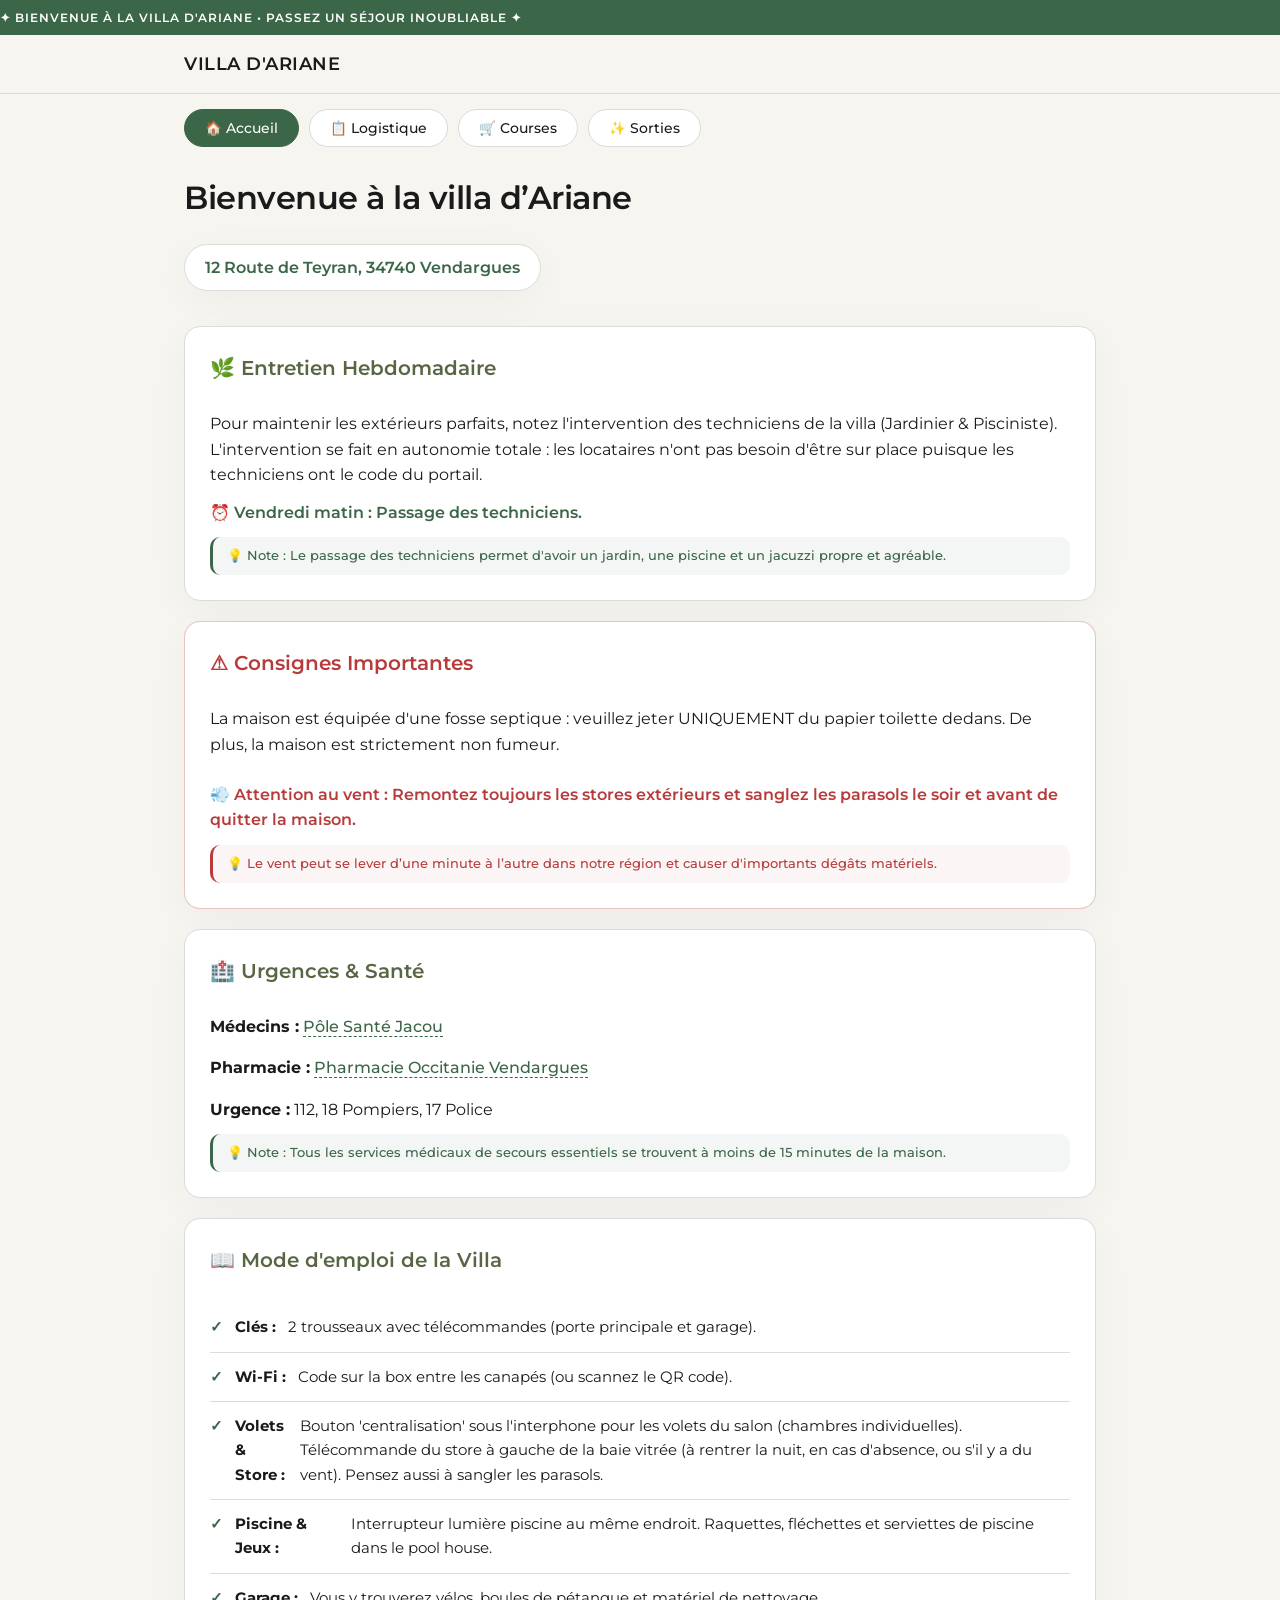
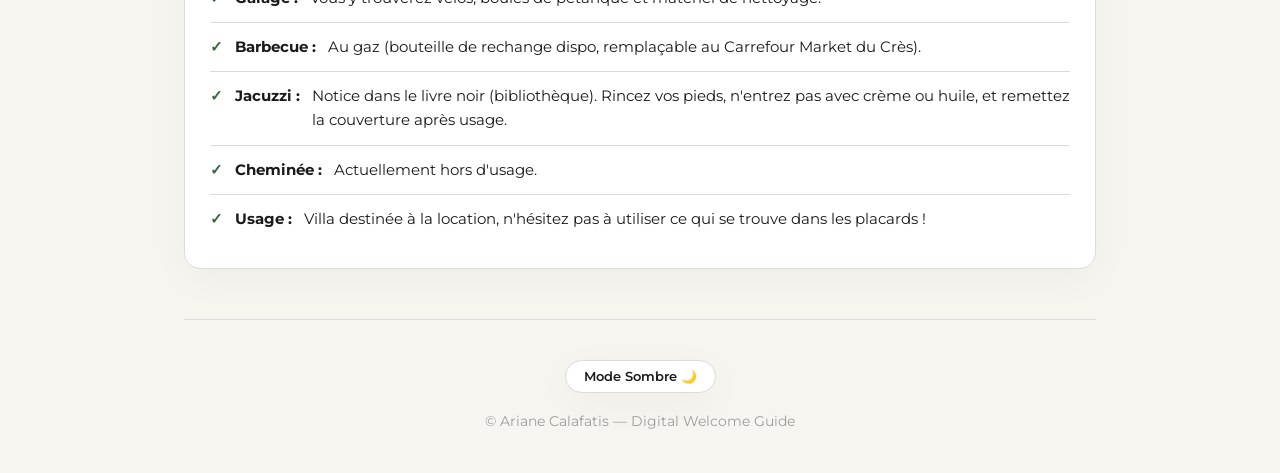
<file: index.html>
<!DOCTYPE html>
<html lang="fr" data-theme="light">
<head>
  <meta charset="UTF-8">
  <meta name="viewport" content="width=device-width, initial-scale=1.0">
  <title>Villa d'Ariane - Livret d'Accueil</title>
  
  <link rel="preconnect" href="https://fonts.googleapis.com">
  <link rel="preconnect" href="https://fonts.gstatic.com" crossorigin>
  <link href="https://fonts.googleapis.com/css2?family=Montserrat:wght@400;500;600;800&display=swap" rel="stylesheet">
  
  <style>
    /* COULEURS ET DESIGN */
    :root {
      --bg-color: #f7f5f0;
      --text-color: #1a1a1a;
      --card-bg: #ffffff;
      --accent-color: #3b6647;
      --border-color: #dbdbdb;
      --shadow-subtle: 0 10px 40px rgba(0, 0, 0, 0.04);
      --font-main: 'Montserrat', sans-serif;
    }
    
    [data-theme="dark"] {
      --bg-color: #121212;
      --text-color: #e5e5e5;
      --card-bg: #1e1e1e;
      --accent-color: #528c62;
      --border-color: #2d2d2d;
      --shadow-subtle: 0 10px 40px rgba(0, 0, 0, 0.2);
    }
    
    * {
      box-sizing: border-box;
      margin: 0;
      padding: 0;
      font-family: var(--font-main);
      -webkit-tap-highlight-color: transparent;
    }
    
    body {
      background-color: var(--bg-color);
      color: var(--text-color);
      line-height: 1.6;
      transition: background-color 0.5s ease, color 0.5s ease;
      overflow-x: hidden;
      top: 0px !important;
    }
    
    .container {
      max-width: 960px;
      margin: 0 auto;
      padding: 0 24px;
    }
    
    /* BANDEAU DÉFILANT */
    .marquee {
      background: var(--accent-color);
      color: #ffffff;
      overflow: hidden;
      white-space: nowrap;
      padding: 8px 0;
      font-size: 0.75rem;
      font-weight: 600;
      letter-spacing: 1px;
      text-transform: uppercase;
    }
    .marquee-inner {
      display: inline-block;
      animation: marquee-anim 25s linear infinite;
    }
    @keyframes marquee-anim {
      0% { transform: translate3d(0, 0, 0); }
      100% { transform: translate3d(-50%, 0, 0); }
    }
    
    /* HEADER & NAVIGATION */
    header {
      position: sticky;
      top: 0;
      z-index: 200;
      background-color: rgba(247, 245, 240, 0.85);
      backdrop-filter: blur(20px);
      border-bottom: 1px solid var(--border-color);
      padding: 15px 0;
    }
    [data-theme="dark"] header {
      background-color: rgba(18, 18, 18, 0.85);
    }
    
    .header-inner {
      display: flex;
      justify-content: space-between;
      align-items: center;
    }
    .logo {
      font-weight: 600;
      font-size: 1.1rem;
      text-transform: uppercase;
      letter-spacing: 0.5px;
    }

    #google_translate_element {
      display: inline-block;
    }
    
    nav {
      display: flex;
      gap: 10px;
      overflow-x: auto;
      padding: 15px 0 25px 0;
      scrollbar-width: none;
    }
    nav::-webkit-scrollbar { display: none; }
    
    nav button {
      background: var(--card-bg);
      border: 1px solid var(--border-color);
      color: var(--text-color);
      font-size: 0.85rem;
      font-weight: 500;
      padding: 10px 20px;
      border-radius: 30px;
      cursor: pointer;
      white-space: nowrap;
      transition: 0.3s;
    }
    nav button.active {
      background-color: var(--accent-color);
      color: white;
      border-color: var(--accent-color);
    }
    
    /* PAGES ET TITRES */
    .page-view {
      display: none;
      opacity: 0;
      transform: translateY(15px);
      transition: opacity 0.4s ease, transform 0.4s ease;
    }
    .page-view.active {
      display: block;
      opacity: 1;
      transform: translateY(0);
    }
    
    h2.page-title {
      font-size: 2rem;
      font-weight: 600;
      margin-bottom: 20px;
      letter-spacing: -0.5px;
    }
    h3.section-title {
      font-size: 1.25rem;
      font-weight: 600;
      margin-bottom: 15px;
      color: #596644;
    }
    [data-theme="dark"] h3.section-title { color: #92A66D; }
    
    /* ADRESSE LINK */
    .address-link {
      display: inline-flex;
      align-items: center;
      gap: 8px;
      margin-bottom: 35px;
      font-size: 1rem;
      font-weight: 600;
      color: var(--accent-color);
      text-decoration: none;
      padding: 10px 20px;
      background: var(--card-bg);
      border: 1px solid var(--border-color);
      border-radius: 30px;
      box-shadow: var(--shadow-subtle);
      transition: 0.3s;
    }
    .address-link:hover {
      transform: translateY(-3px);
      box-shadow: 0 15px 30px rgba(0, 0, 0, 0.08);
    }
    
    /* BLOCS STATIQUES */
    .bento-card {
      background-color: var(--card-bg);
      border: 1px solid var(--border-color);
      border-radius: 16px;
      box-shadow: var(--shadow-subtle);
      padding: 25px;
      margin-bottom: 20px;
      display: flex;
      flex-direction: column;
      gap: 12px;
    }
    .item-badge {
      background: rgba(59, 102, 71, 0.06);
      color: var(--accent-color);
      padding: 10px 14px;
      border-radius: 10px;
      font-size: 0.8rem;
      font-weight: 500;
      line-height: 1.4;
      border-left: 3px solid var(--accent-color);
    }
    [data-theme="dark"] .item-badge { background: rgba(82, 140, 98, 0.12); }
    
    /* LIENS UTILES INTERNES */
    .health-link {
      color: var(--accent-color);
      text-decoration: none;
      font-weight: 500;
      border-bottom: 1px dashed var(--accent-color);
      transition: opacity 0.2s;
    }
    .health-link:hover {
      opacity: 0.8;
    }

    /* STICKY CARDS */
    .stack-container {
      display: flex;
      flex-direction: column;
      gap: 25px;
      margin-bottom: 35px;
    }
    .stack-card {
      position: sticky;
      background-color: var(--card-bg);
      border: 1px solid var(--border-color);
      border-radius: 16px;
      padding: 30px;
      box-shadow: 0 10px 30px rgba(0, 0, 0, 0.01);
    }
    .stack-card:nth-child(1) { top: 120px; z-index: 1; }
    .stack-card:nth-child(2) { top: 140px; z-index: 2; }
    
    .list-clean { list-style: none; }
    .list-clean li {
      padding: 12px 0;
      border-bottom: 1px solid var(--border-color);
      display: flex;
      gap: 12px;
      font-size: 0.95rem;
    }
    .list-clean li:last-child { border-bottom: none; }
    .list-clean li span.icon { color: var(--accent-color); font-weight: 600; }
    
    /* HORIZONTAL SCROLL PANE */
    .scroll-header {
      display: flex;
      justify-content: space-between;
      align-items: flex-end;
      margin-bottom: 15px;
    }
    .scroll-hint {
      font-size: 0.75rem;
      font-weight: 600;
      color: var(--accent-color);
      animation: bounce-x 1.5s infinite;
      padding-bottom: 5px;
    }
    @keyframes bounce-x {
      0%, 100% { transform: translateX(0); }
      50% { transform: translateX(4px); }
    }
    
    .horizontal-scroll {
      display: flex;
      gap: 20px;
      overflow-x: auto;
      padding-bottom: 15px;
      scroll-snap-type: x mandatory;
      scrollbar-width: auto;
      scrollbar-color: var(--accent-color) transparent;
    }
    .horizontal-scroll::-webkit-scrollbar { height: 8px; }
    .horizontal-scroll::-webkit-scrollbar-track { background: rgba(0,0,0,0.05); border-radius: 10px; }
    .horizontal-scroll::-webkit-scrollbar-thumb { background: var(--accent-color); border-radius: 10px; }
    
    /* CARTES PLACES */
    .place-card {
      flex: 0 0 290px;
      scroll-snap-align: start;
      background-color: var(--card-bg);
      border: 1px solid var(--border-color);
      border-radius: 16px;
      box-shadow: var(--shadow-subtle);
      overflow: hidden;
      display: flex;
      flex-direction: column;
      transition: transform 0.3s ease;
    }
    .place-card:hover { transform: translateY(-4px); }
    .item-image {
      width: 100%;
      height: 160px;
      background-size: cover;
      background-position: center;
    }
    .item-content {
      padding: 20px;
      flex-grow: 1;
      display: flex;
      flex-direction: column;
      gap: 12px;
      justify-content: space-between;
    }
    .item-content h4 { font-size: 1.05rem; font-weight: 600; }
    .item-content p { font-size: 0.85rem; color: #555; line-height: 1.4; }
    [data-theme="dark"] .item-content p { color: #aaa; }
    .btn-minimal {
      align-self: flex-start;
      text-decoration: none;
      color: var(--accent-color);
      font-size: 0.85rem;
      font-weight: 600;
      border-bottom: 2px solid var(--accent-color);
      padding-bottom: 2px;
      transition: 0.2s;
    }
    .btn-minimal:hover { border-color: var(--text-color); color: var(--text-color); }
    
    /* SCROLL REVEAL */
    .reveal {
      opacity: 0;
      transform: translateY(20px);
      transition: opacity 0.6s ease, transform 0.6s ease;
    }
    .reveal.active {
      opacity: 1;
      transform: translateY(0);
    }
    
    /* FOOTER */
    footer {
      text-align: center;
      padding: 40px 20px;
      border-top: 1px solid var(--border-color);
      margin-top: 50px;
      display: flex;
      flex-direction: column;
      align-items: center;
      justify-content: center;
      gap: 18px;
    }

    .theme-btn {
      background: var(--card-bg);
      border: 1px solid var(--border-color);
      color: var(--text-color);
      font-size: 0.8rem;
      font-weight: 600;
      padding: 8px 18px;
      border-radius: 20px;
      cursor: pointer;
      transition: all 0.3s ease;
      box-shadow: var(--shadow-subtle);
    }
    .theme-btn:hover {
      transform: translateY(-2px);
      border-color: var(--accent-color);
    }
    
    footer .copyright {
      margin: 0;
      font-size: 0.85rem;
      color: #888;
      opacity: 0.8;
    }
    
    .goog-te-banner-frame.skiptranslate, .goog-te-banner-frame { display: none !important; }
  </style>

  <script src="https://identity.netlify.com/v1/netlify-identity-widget.js"></script>
</head>
<body>

  <div class="marquee">
    <div class="marquee-inner i18n" data-key="marquee"></div>
  </div>
  
  <header>
    <div class="container header-inner">
      <div class="logo">Villa d'Ariane</div>
      <div id="google_translate_element"></div>
    </div>
  </header>
  
  <div class="container">
    <nav>
      <button onclick="switchPage('home')" id="nav-home" class="active i18n" data-key="navHome"> Accueil</button>
      <button onclick="switchPage('logistics')" id="nav-logistics" class="i18n" data-key="navLogistics"> Logistique</button>
      <button onclick="switchPage('shopping')" id="nav-shopping" class="i18n" data-key="navShopping"> Courses</button>
      <button onclick="switchPage('activities')" id="nav-activities" class="i18n" data-key="navActivities"> Sorties</button>
    </nav>
    
    <section id="page-home" class="page-view active">
      <h2 class="page-title i18n" data-key="homeTitle">Bienvenue à la Villa d'Ariane</h2>
      
      <a href="https://maps.google.com" target="_blank" class="address-link reveal">
        12 Route de Teyran, 34740 Vendargues
      </a>
      
      <div class="bento-card reveal">
        <h3 class="section-title i18n" data-key="bentoMaintenanceTitle"> Entretien Hebdomadaire</h3>
        <p class="i18n" data-key="bentoMaintenanceDesc"></p>
        <p style="font-weight: 600; color: var(--accent-color);" class="i18n" data-key="bentoMaintenanceTime"></p>
        <div class="item-badge i18n" data-key="backMaintDesc"></div>
      </div>
      
      <div class="bento-card reveal" style="border-color: rgba(184, 59, 59, 0.3);">
        <h3 class="section-title i18n" style="color: #b83b3b;" data-key="bentoRulesTitle">▲ Consignes Importantes</h3>
        <p class="i18n" data-key="bentoRulesDesc"></p>
        <p style="margin-top: 12px; font-weight: 600; color: #b83b3b;" class="i18n" data-key="bentoRulesWind"></p>
        <div class="item-badge i18n" style="border-left-color: #b83b3b; background: rgba(184, 59, 59, 0.05); color: #b83b3b;" data-key="backRulesDesc"></div>
      </div>
      
      <div class="bento-card reveal">
        <h3 class="section-title i18n" data-key="bentoHealthTitle"> Urgences & Santé</h3>
        <p style="margin-bottom: 4px;">
          <strong class="i18n" data-key="bentoHealthDoc"></strong> 
          <a href="https://www.lepole-jacou.fr/les-professionnels-de-sante" target="_blank" class="health-link">Pôle Santé Jacou</a>
        </p>
        <p style="margin-bottom: 4px;">
          <strong class="i18n" data-key="bentoHealthPharma"></strong> 
          <a href="https://maps.app.goo.gl/RjB6tWs2AJbQG7oQA" target="_blank" class="health-link">Pharmacie Occitanie Vendargues</a>
        </p>
        <p>
          <strong class="i18n" data-key="bentoHealthUrg"></strong> 
          <span>112, 18 Pompiers, 17 Police</span>
        </p>
        <div class="item-badge i18n" data-key="backHealthDesc"></div>
      </div>
      
      <div class="bento-card reveal">
        <h3 class="section-title i18n" data-key="manualTitle"> 📖 Mode d'emploi de la Villa</h3>
        <ul class="list-clean i18n" data-key="manualList"></ul>
      </div>
    </section>
    
    <section id="page-logistics" class="page-view">
      <h2 class="page-title i18n" data-key="logisticsTitle">Consignes de séjour</h2>
      <div class="stack-container">
        <div class="stack-card reveal">
          <h3 class="section-title i18n" style="color: var(--text-color);" data-key="checkinTitle"> 🛬 Arrivée</h3>
          <p style="margin-bottom: 10px;" class="i18n" data-key="checkinDesc"></p>
          <ul class="list-clean i18n" data-key="checkinList"></ul>
        </div>
        <div class="stack-card reveal">
          <h3 class="section-title i18n" style="color: var(--text-color);" data-key="checkoutTitle"> 🛫 Départ</h3>
          <p style="margin-bottom: 10px;" class="i18n" data-key="checkoutDesc"></p>
          <ul class="list-clean" id="checkout-list-element"></ul>
        </div>
      </div>
    </section>
    
    <section id="page-shopping" class="page-view">
      <h2 class="page-title i18n" data-key="shoppingTitle">Alimentation & Marchés</h2>
      <div class="scroll-header reveal">
        <h3 class="section-title" style="margin:0;"> 🛒 Artisans & Commerces</h3><span class="scroll-hint i18n" data-key="hintScroll"></span>
      </div>
      <div class="horizontal-scroll reveal" id="container-artisans" style="margin-bottom: 30px;"></div>
      
      <div class="scroll-header reveal">
        <h3 class="section-title" style="margin:0;"> 🧺 Les Marchés Locaux</h3><span class="scroll-hint i18n" data-key="hintScroll"></span>
      </div>
      <div class="horizontal-scroll reveal" id="container-marches"></div>
    </section>
    
    <section id="page-activities" class="page-view">
      <h2 class="page-title i18n" data-key="activitiesTitle">Recommandations & Sorties</h2>
      <div class="scroll-header reveal">
        <h3 class="section-title" style="margin:0;"> 🍹 Restaurants & Plages</h3><span class="scroll-hint i18n" data-key="hintScroll"></span>
      </div>
      <div class="horizontal-scroll reveal" id="container-restos" style="margin-bottom: 30px;"></div>
      
      <div class="scroll-header reveal">
        <h3 class="section-title" style="margin:0;"> 🍇 Vignobles & Domaines</h3><span class="scroll-hint i18n" data-key="hintScroll"></span>
      </div>
      <div class="horizontal-scroll reveal" id="container-domaines" style="margin-bottom: 30px;"></div>
      
      <div class="scroll-header reveal">
        <h3 class="section-title" style="margin:0;"> 🏰 Patrimoine & Nature</h3><span class="scroll-hint i18n" data-key="hintScroll"></span>
      </div>
      <div class="horizontal-scroll reveal" id="container-visites" style="margin-bottom: 30px;"></div>
      
      <div class="scroll-header reveal">
        <h3 class="section-title" style="margin:0;"> 🎯 Loisirs & Famille</h3><span class="scroll-hint i18n" data-key="hintScroll"></span>
      </div>
      <div class="horizontal-scroll reveal" id="container-loisirs"></div>
    </section>
    
    <footer>
      <button id="themeBtn" class="theme-btn" onclick="toggleTheme()"></button>
      <p class="copyright">© Ariane Calafatis — Digital Welcome Guide</p>
    </footer>
  </div>

  <script>
    const i18nGlobal = {
      fr: {
        marquee: "✦ BIENVENUE À LA VILLA D'ARIANE • PASSEZ UN SÉJOUR INOUBLIABLE ✦",
        hintScroll: "➔ Faites défiler",
        btnLink: "Découvrir le lieu",
        navHome: " 🏠 Accueil",
        navLogistics: " 📋 Logistique",
        navShopping: " 🛒 Courses",
        navActivities: " ✨ Sorties",
        homeTitle: "Bienvenue à la villa d’Ariane",
        bentoMaintenanceTitle: " 🌿 Entretien Hebdomadaire",
        bentoMaintenanceDesc: "Pour maintenir les extérieurs parfaits, notez l'intervention des techniciens de la villa (Jardinier & Pisciniste). L'intervention se fait en autonomie totale : les locataires n'ont pas besoin d'être sur place puisque les techniciens ont le code du portail.",
        bentoMaintenanceTime: " ⏰ Vendredi matin&nbsp;: Passage des techniciens.",
        backMaintDesc: " 💡 Note&nbsp;: Le passage des techniciens permet d'avoir un jardin, une piscine et un jacuzzi propre et agréable.",
        
        // CORRECTIONS SANTÉ DANS LE DICTIONNAIRE TEXTUEL (MÉDECINS ET URGENCE)
        bentoHealthTitle: " 🏥 Urgences & Santé",
        bentoHealthDoc: "Médecins&nbsp;:",
        bentoHealthPharma: "Pharmacie&nbsp;:",
        bentoHealthUrg: "Urgence&nbsp;:",
        backHealthDesc: " 💡 Note&nbsp;: Tous les services médicaux de secours essentiels se trouvent à moins de 15 minutes de la maison.",
        
        logisticsTitle: "Consignes de séjour",
        checkinTitle: " 🛬 Arrivée (15h - 20h)",
        checkinDesc: "Accueil en personne pour l'état des lieux et les explications&nbsp;:",
        checkinList: "<li><span class='icon'>✓</span> Climatisation & chauffage réversible.</li><li><span class='icon'>✓</span> Alarme de la villa.</li><li><span class='icon'>✓</span> Gestion du Jacuzzi.</li>",
        
        checkoutTitle: " 🛫 Départ (Avant 10h)",
        checkoutDesc: "Merci de bien vouloir respecter scrupuleusement ces directives avant votre départ&nbsp;:",
        checkoutList: "<li><span class='icon'>✓</span> <strong>Linge&nbsp;:</strong> Rassembler l'ensemble des draps au pied de chaque lit.</li><li><span class='icon'>✓</span> <strong>Serviettes&nbsp;:</strong> À déposer directement dans la baignoire.</li><li><span class='icon'>✓</span> <strong>Poubelles&nbsp;:</strong> Vider dans les bacs extérieurs. Mettre impérativement les bouteilles en verre usagées dans le container qui se trouve derrière le camion Pizza en face du premier feu.</li><li><span class='icon'>✓</span> <strong>Barbecue&nbsp;:</strong> Le barbecue doit être laissé propre et la barquette qui est sous le barbecue doit être jetée à la poubelle.</li><li><span class='icon'>✓</span> <strong>Jacuzzi&nbsp;:</strong> Régler la température au minimum.</li><li><span class='icon'>✓</span> <strong>Sécurité&nbsp;:</strong> Veiller à fermer les volets, la porte ainsi que le portail.</li>",
        
        shoppingTitle: "Alimentation & Marchés",
        activitiesTitle: "Recommandations & Sorties",
        bentoRulesTitle: " ⚠ Consignes Importantes",
        bentoRulesDesc: "La maison est équipée d'une fosse septique : veuillez jeter UNIQUEMENT du papier toilette dedans. De plus, la maison est strictement non fumeur.",
        bentoRulesWind: " 💨 Attention au vent&nbsp;: Remontez toujours les stores extérieurs et sanglez les parasols le soir et avant de quitter la maison.",
        backRulesDesc: " 💡 Le vent peut se lever d’une minute à l’autre dans notre région et causer d'importants dégâts matériels.",
        manualTitle: " 📖 Mode d'emploi de la Villa",
        manualList: "<li><span class='icon'>✓</span> <strong>Clés&nbsp;:</strong> 2 trousseaux avec télécommandes (porte principale et garage).</li><li><span class='icon'>✓</span> <strong>Wi-Fi&nbsp;:</strong> Code sur la box entre les canapés (ou scannez le QR code).</li><li><span class='icon'>✓</span> <strong>Volets & Store&nbsp;:</strong> Bouton 'centralisation' sous l'interphone pour les volets du salon (chambres individuelles). Télécommande du store à gauche de la baie vitrée (à rentrer la nuit, en cas d'absence, ou s'il y a du vent). Pensez aussi à sangler les parasols.</li><li><span class='icon'>✓</span> <strong>Piscine & Jeux&nbsp;:</strong> Interrupteur lumière piscine au même endroit. Raquettes, fléchettes et serviettes de piscine dans le pool house.</li><li><span class='icon'>✓</span> <strong>Garage&nbsp;:</strong> Vous y trouverez vélos, boules de pétanque et matériel de nettoyage.</li><li><span class='icon'>✓</span> <strong>Barbecue&nbsp;:</strong> Au gaz (bouteille de rechange dispo, remplaçable au Carrefour Market du Crès).</li><li><span class='icon'>✓</span> <strong>Jacuzzi&nbsp;:</strong> Notice dans le livre noir (bibliothèque). Rincez vos pieds, n'entrez pas avec crème ou huile, et remettez la couverture après usage.</li><li><span class='icon'>✓</span> <strong>Cheminée&nbsp;:</strong> Actuellement hors d'usage.</li><li><span class='icon'>✓</span> <strong>Usage&nbsp;:</strong> Villa destinée à la location, n'hésitez pas à utiliser ce qui se trouve dans les placards !</li>"
      }
    };

    let dbPlaces = [];
    let currentLang = 'fr';

    function changeLanguage(lang) {
      currentLang = lang;
      document.documentElement.setAttribute('lang', lang);
      localStorage.setItem('villa-lang', lang);

      const t = i18nGlobal[lang] || i18nGlobal['fr'];
      document.querySelectorAll('.i18n').forEach(el => {
        const key = el.getAttribute('data-key');
        if (t[key]) el.innerHTML = t[key];
      });

      const checkoutContainer = document.getElementById('checkout-list-element');
      if (checkoutContainer) {
        checkoutContainer.innerHTML = t.checkoutList;
      }
      
      updateThemeButtonText();
      renderDynamicCards();
    }

    function renderDynamicCards() {
      const containers = {
        artisans: document.getElementById('container-artisans'),
        marches: document.getElementById('container-marches'),
        restos: document.getElementById('container-restos'),
        domaines: document.getElementById('container-domaines'),
        visites: document.getElementById('container-visites'),
        loisirs: document.getElementById('container-loisirs')
      };

      Object.values(containers).forEach(c => { if(c) c.innerHTML = ''; });

      dbPlaces.forEach(item => {
        const txt = item[currentLang] || item;
        const btnText = (i18nGlobal[currentLang] && i18nGlobal[currentLang].btnLink) ? i18nGlobal[currentLang].btnLink : "Découvrir";
        
        const html = `
          <div class="place-card scroll-item">
            <div class="item-image" style="background-image: url('${item.img}');"></div>
            <div class="item-content">
              <div>
                <h4>${txt.t}</h4>
                <p style="margin-top: 6px; margin-bottom: 10px;">${txt.d}</p>
                <div class="item-badge">
                  <strong>${txt.bt || 'Info'}&nbsp;:</strong> ${txt.bd || ''}
                </div>
              </div>
              <a href="${item.link}" target="_blank" class="btn-minimal">${btnText}</a>
            </div>
          </div>
        `;
        if (containers[item.section]) {
          containers[item.section].innerHTML += html;
        }
      });

      scrollRevealEngine();
    }

    function updateThemeButtonText() {
      const btn = document.getElementById('themeBtn');
      if (!btn) return;
      const isDark = document.documentElement.getAttribute('data-theme') === 'dark';
      btn.innerHTML = isDark ? "Mode Clair ☀️" : "Mode Sombre 🌙";
    }

    function toggleTheme() {
      const html = document.documentElement;
      const newTheme = html.getAttribute('data-theme') === 'dark' ? 'light' : 'dark';
      html.setAttribute('data-theme', newTheme);
      localStorage.setItem('villa-theme-pref', newTheme);
      updateThemeButtonText();
    }

    function switchPage(pageId) {
      document.querySelectorAll('.page-view').forEach(v => v.classList.remove('active'));
      document.querySelectorAll('nav button').forEach(b => b.classList.remove('active'));
      
      document.getElementById(`page-${pageId}`).classList.add('active');
      document.getElementById(`nav-${pageId}`).classList.add('active');
      
      window.scrollTo({ top: 0, behavior: 'smooth' });
      setTimeout(scrollRevealEngine, 50);
    }

    function scrollRevealEngine() {
      const items = document.querySelectorAll('.reveal');
      items.forEach(el => {
        if (el.getBoundingClientRect().top < window.innerHeight - 50) {
          el.classList.add('active');
        }
      });
    }

    document.addEventListener('DOMContentLoaded', async () => {
      document.documentElement.setAttribute('data-theme', localStorage.getItem('villa-theme-pref') || 'light');
      
      try {
        const response = await fetch('data.json?t=' + new Date().getTime());
        const data = await response.json();
        if (data && data.lieux) {
          dbPlaces = data.lieux;
        }
      } catch (e) {
        console.error("Erreur de chargement des données :", e);
      }

      changeLanguage('fr');
      window.addEventListener('scroll', scrollRevealEngine);

      if (window.netlifyIdentity) {
        window.netlifyIdentity.on("init", user => {
          if (!user) {
            window.netlifyIdentity.on("login", () => {
              document.location.href = "/admin/";
            });
          }
        });
      }
    });
  </script>

  <script type="text/javascript">
    function googleTranslateElementInit() {
      new google.translate.TranslateElement({
        pageLanguage: 'fr', 
        includedLanguages: 'fr,en,de,nl', 
        layout: google.translate.TranslateElement.InlineLayout.SIMPLE,
        autoDisplay: false
      }, 'google_translate_element');
    }
  </script>
  <script type="text/javascript" src="https://translate.google.com/translate_a/element.js?cb=googleTranslateElementInit"></script>

</body>
</html>
</file>
